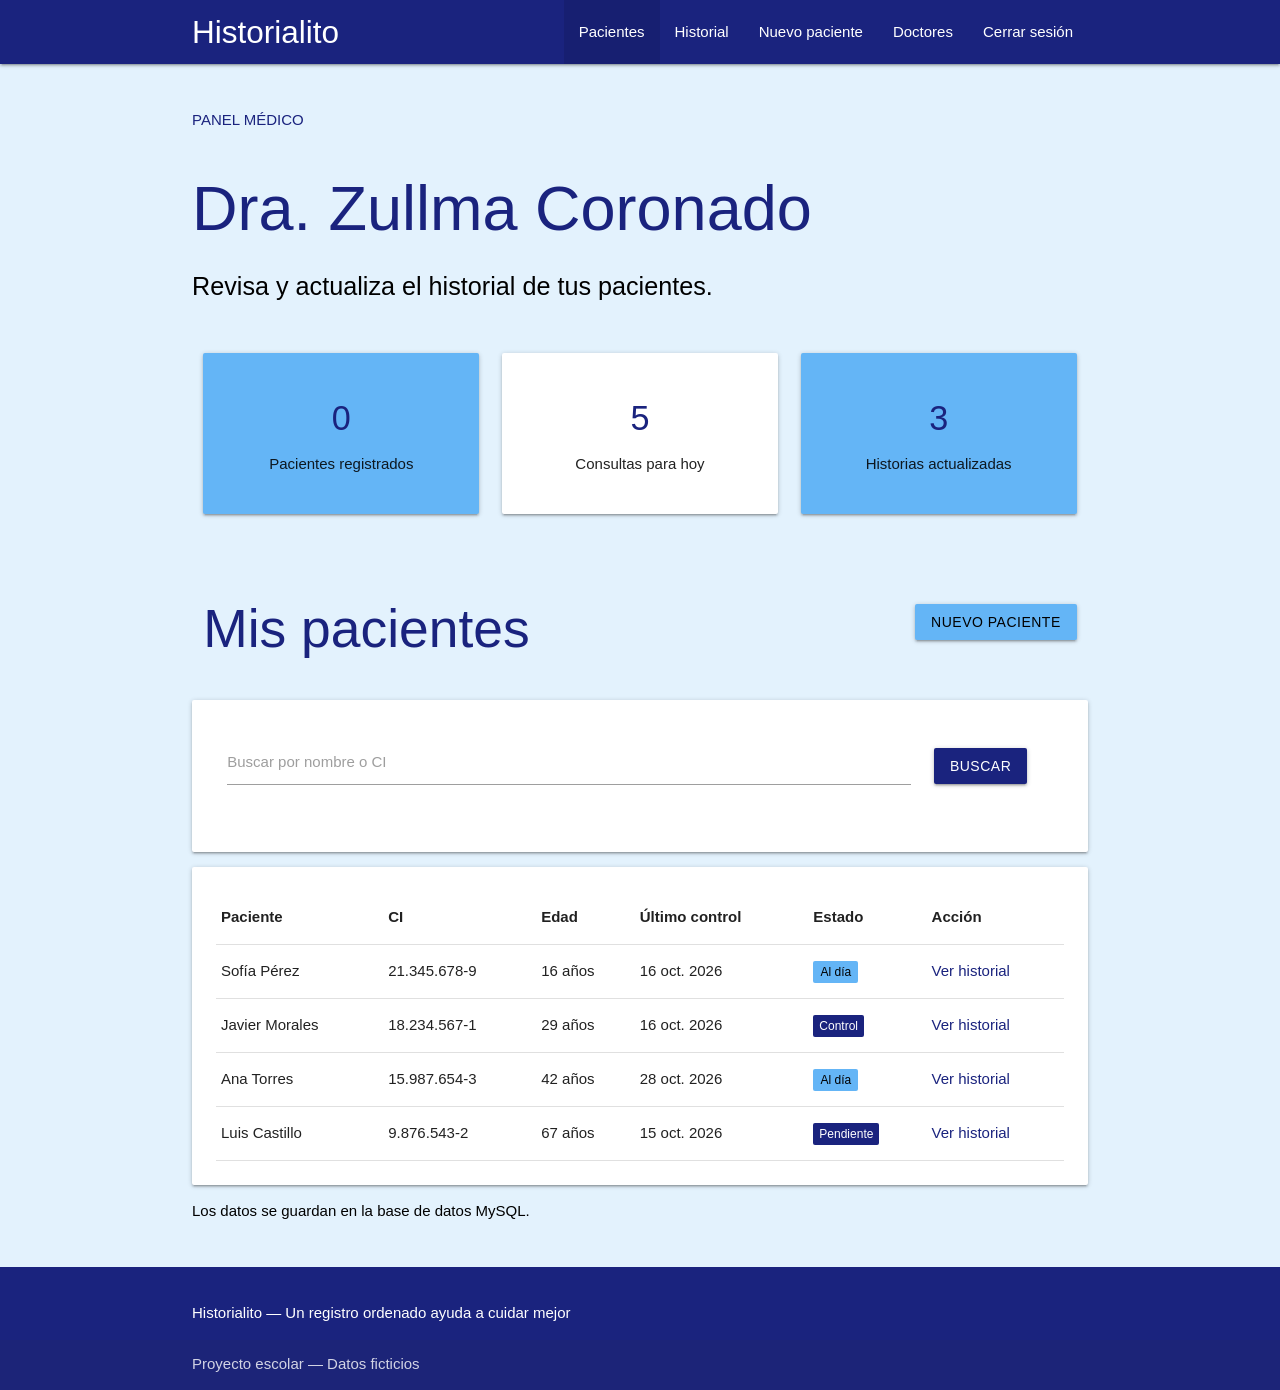
<file: index.html>
<!DOCTYPE html>
<html lang="es">

<head>
    <meta charset="UTF-8">
    <meta name="viewport" content="width=device-width, initial-scale=1.0">
    <meta name="description" content="Panel médico estático para administrar pacientes e historiales clínicos.">
    <title>Historialito | Panel médico</title>
    <link rel="stylesheet" href="css/materialize.css">
</head>

<body class="blue lighten-5">
    <header>
        <nav class="indigo darken-4" aria-label="Navegación principal">
            <div class="nav-wrapper container">
                <a href="index.html" class="brand-logo">Historialito</a>
                <a href="#" data-target="menu-movil" class="sidenav-trigger white-text">Menú</a>
                <ul class="right hide-on-med-and-down">
                    <li class="active"><a href="index.html" aria-current="page">Pacientes</a></li>
                    <li><a href="historial.html">Historial</a></li>
                    <li><a href="registro.html">Nuevo paciente</a></li>
                    <li><a href="doctores.html">Doctores</a></li>
                    <li><a href="#" class="cerrar-sesion">Cerrar sesión</a></li>
                </ul>
            </div>
        </nav>
        <ul class="sidenav white" id="menu-movil">
            <li class="blue lighten-2 center-align">
                <h5 class="indigo-text text-darken-4">Historialito</h5>
            </li>
            <li class="active"><a class="indigo-text text-darken-4" href="index.html">Pacientes</a></li>
            <li><a class="indigo-text text-darken-4" href="historial.html">Historial</a></li>
            <li><a class="indigo-text text-darken-4" href="registro.html">Nuevo paciente</a></li>
            <li><a class="indigo-text text-darken-4" href="doctores.html">Doctores</a></li>
            <li><a class="indigo-text text-darken-4 cerrar-sesion" href="#">Cerrar sesión</a></li>
        </ul>
    </header>

    <main class="container section">
        <section class="section">
            <p class="indigo-text text-darken-4">PANEL MÉDICO</p>
            <h1 class="indigo-text text-darken-4 nombre-doctor">Dra. Zullma Coronado</h1>
            <p class="flow-text black-text">Revisa y actualiza el historial de tus pacientes.</p>
        </section>

        <section class="row" aria-label="Resumen del día">
            <div class="col s12 m4">
                <article class="card-panel blue lighten-2 center-align">
                    <h4 id="total-pacientes" class="indigo-text text-darken-4">0</h4>
                    <p>Pacientes registrados</p>
                </article>
            </div>
            <div class="col s12 m4">
                <article class="card-panel white center-align">
                    <h4 class="indigo-text text-darken-4">5</h4>
                    <p>Consultas para hoy</p>
                </article>
            </div>
            <div class="col s12 m4">
                <article class="card-panel blue lighten-2 center-align">
                    <h4 class="indigo-text text-darken-4">3</h4>
                    <p>Historias actualizadas</p>
                </article>
            </div>
        </section>

        <section class="section" aria-labelledby="pacientes-titulo">
            <div class="row valign-wrapper">
                <div class="col s7 m9">
                    <h2 id="pacientes-titulo" class="indigo-text text-darken-4">Mis pacientes</h2>
                </div>
                <div class="col s5 m3 right-align">
                    <a class="btn blue lighten-2 black-text" href="registro.html">Nuevo paciente</a>
                </div>
            </div>

            <form id="form-buscar" class="card-panel" action="index.html" method="get">
                <div class="row valign-wrapper">
                    <div class="input-field col s8 m10">
                        <input id="buscar" name="buscar" type="search">
                        <label for="buscar">Buscar por nombre o CI</label>
                    </div>
                    <div class="col s4 m2">
                        <button class="btn indigo darken-4 white-text" type="submit">Buscar</button>
                    </div>
                </div>
            </form>

            <div class="card-panel white">
                <table class="highlight responsive-table">
                    <thead>
                        <tr>
                            <th>Paciente</th>
                            <th>CI</th>
                            <th>Edad</th>
                            <th>Último control</th>
                            <th>Estado</th>
                            <th>Acción</th>
                        </tr>
                    </thead>
                    <tbody id="lista-pacientes">
                        <tr>
                            <td><strong>Sofía Pérez</strong></td>
                            <td>21.345.678-9</td>
                            <td>16 años</td>
                            <td>16 oct. 2026</td>
                            <td><span class="new badge blue lighten-2 black-text" data-badge-caption="">Al día</span></td>
                            <td><a class="indigo-text text-darken-4" href="historial.html">Ver historial</a></td>
                        </tr>
                        <tr>
                            <td><strong>Javier Morales</strong></td>
                            <td>18.234.567-1</td>
                            <td>29 años</td>
                            <td>16 oct. 2026</td>
                            <td><span class="new badge indigo darken-4 white-text" data-badge-caption="">Control</span></td>
                            <td><a class="indigo-text text-darken-4" href="historial.html">Ver historial</a></td>
                        </tr>
                        <tr>
                            <td><strong>Ana Torres</strong></td>
                            <td>15.987.654-3</td>
                            <td>42 años</td>
                            <td>28 oct. 2026</td>
                            <td><span class="new badge blue lighten-2 black-text" data-badge-caption="">Al día</span></td>
                            <td><a class="indigo-text text-darken-4" href="historial.html">Ver historial</a></td>
                        </tr>
                        <tr>
                            <td><strong>Luis Castillo</strong></td>
                            <td>9.876.543-2</td>
                            <td>67 años</td>
                            <td>15 oct. 2026</td>
                            <td><span class="new badge indigo darken-4 white-text" data-badge-caption="">Pendiente</span></td>
                            <td><a class="indigo-text text-darken-4" href="historial.html">Ver historial</a></td>
                        </tr>
                    </tbody>
                </table>
            </div>
            <p class="black-text">Los datos se guardan en la base de datos MySQL.</p>
        </section>
    </main>

    <footer class="page-footer indigo darken-4 white-text">
        <div class="container">
            <p>Historialito — Un registro ordenado ayuda a cuidar mejor</p>
        </div>
        <div class="footer-copyright">
            <div class="container">Proyecto escolar — Datos ficticios</div>
        </div>
    </footer>
    <script src="https://cdnjs.cloudflare.com/ajax/libs/materialize/1.0.0/js/materialize.min.js"></script>
    <script src="js/app.js"></script>
</body>

</html>
</file>
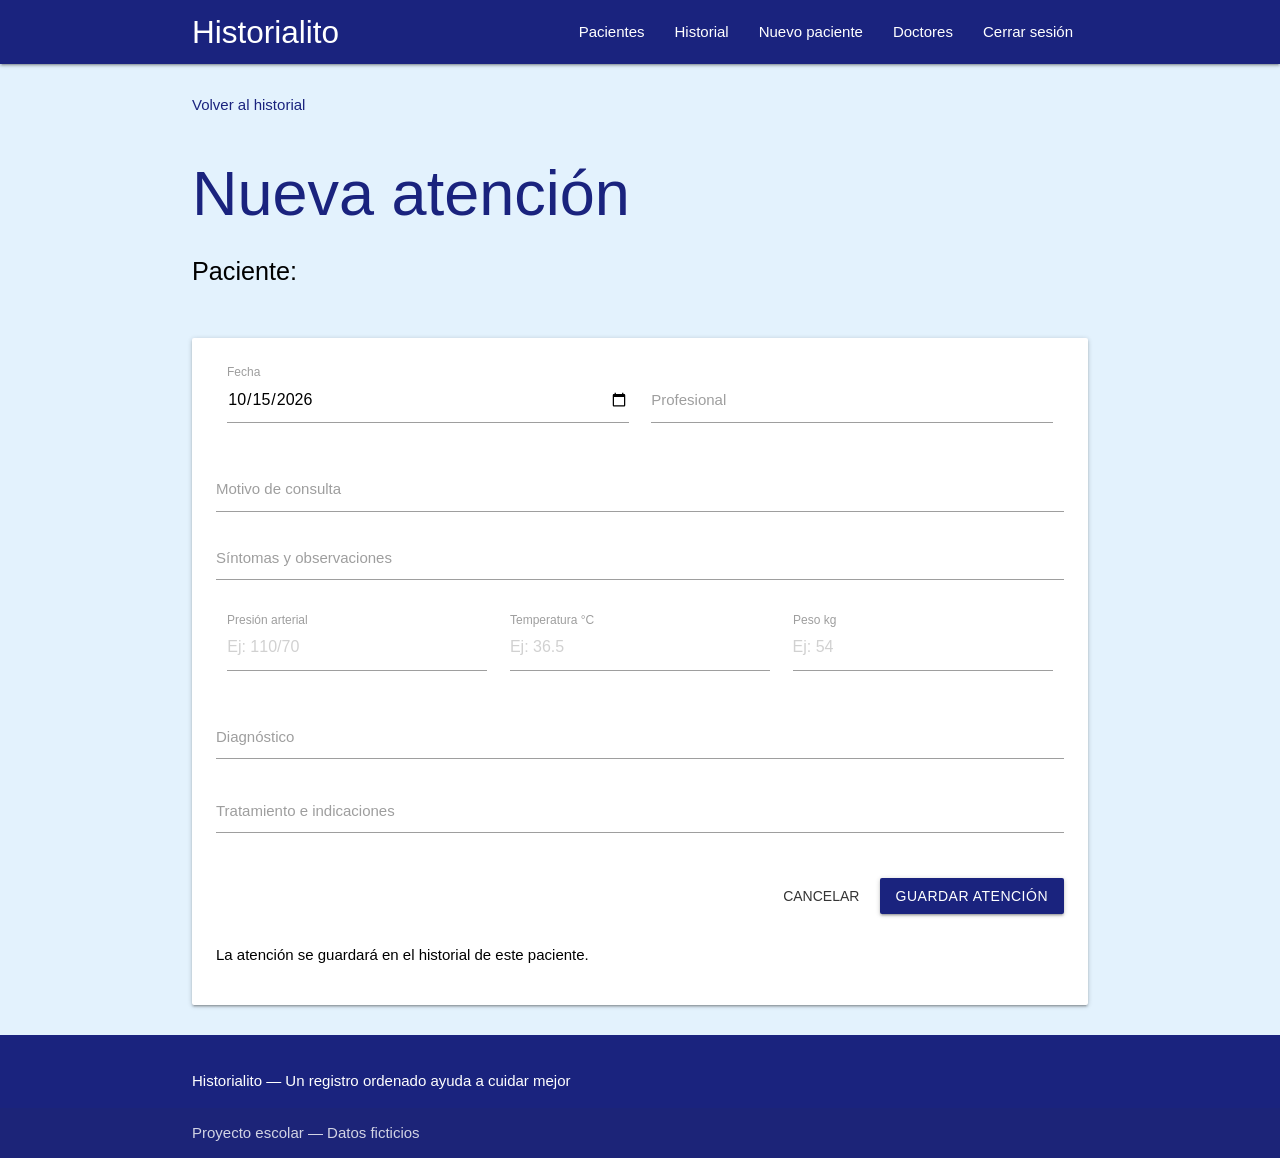
<file: atencion.html>
<!DOCTYPE html>
<html lang="es">

<head>
    <meta charset="UTF-8">
    <meta name="viewport" content="width=device-width, initial-scale=1.0">
    <meta name="description" content="Formulario para agregar una atención al historial de un paciente.">
    <title>Historialito | Nueva atención</title>
    <link rel="stylesheet" href="css/materialize.css">
</head>

<body class="blue lighten-5">
    <header>
        <nav class="indigo darken-4" aria-label="Navegación principal">
            <div class="nav-wrapper container">
                <a href="index.html" class="brand-logo">Historialito</a>
                <a href="#" data-target="menu-movil" class="sidenav-trigger white-text">Menú</a>
                <ul class="right hide-on-med-and-down">
                    <li><a href="index.html">Pacientes</a></li>
                    <li><a href="historial.html">Historial</a></li>
                    <li><a href="registro.html">Nuevo paciente</a></li>
                    <li><a href="doctores.html">Doctores</a></li>
                    <li><a href="#" class="cerrar-sesion">Cerrar sesión</a></li>
                </ul>
            </div>
        </nav>
        <ul class="sidenav white" id="menu-movil">
            <li class="blue lighten-2 center-align">
                <h5 class="indigo-text text-darken-4">Historialito</h5>
            </li>
            <li><a class="indigo-text text-darken-4" href="index.html">Pacientes</a></li>
            <li><a class="indigo-text text-darken-4" href="historial.html">Historial</a></li>
            <li><a class="indigo-text text-darken-4" href="registro.html">Nuevo paciente</a></li>
            <li><a class="indigo-text text-darken-4" href="doctores.html">Doctores</a></li>
            <li><a class="indigo-text text-darken-4 cerrar-sesion" href="#">Cerrar sesión</a></li>
        </ul>
    </header>

    <main class="container section">
        <div class="section">
            <a id="volver-historial" class="indigo-text text-darken-4" href="historial.html">Volver al historial</a>
            <h1 class="indigo-text text-darken-4">Nueva atención</h1>
            <p class="flow-text black-text">Paciente: <strong id="paciente-atencion"></strong></p>
        </div>

        <form id="form-atencion" class="card-panel white">
            <div class="row">
                <div class="input-field col s12 m6">
                    <input id="fecha" name="fecha" type="date" value="2026-10-15" required>
                    <label class="active" for="fecha">Fecha</label>
                </div>
                <div class="input-field col s12 m6">
                    <input id="profesional" name="profesional" type="text" readonly>
                    <label class="active" for="profesional">Profesional</label>
                </div>
            </div>
            <div class="input-field">
                <input id="motivo" name="motivo" type="text" required>
                <label for="motivo">Motivo de consulta</label>
            </div>
            <div class="input-field">
                <textarea id="sintomas" name="sintomas" class="materialize-textarea"></textarea>
                <label for="sintomas">Síntomas y observaciones</label>
            </div>
            <div class="row">
                <div class="input-field col s12 m4">
                    <input id="presion" name="presion" type="text" placeholder="Ej: 110/70">
                    <label class="active" for="presion">Presión arterial</label>
                </div>
                <div class="input-field col s12 m4">
                    <input id="temperatura" name="temperatura" type="number" step="0.1" placeholder="Ej: 36.5">
                    <label class="active" for="temperatura">Temperatura °C</label>
                </div>
                <div class="input-field col s12 m4">
                    <input id="peso" name="peso" type="number" step="0.1" placeholder="Ej: 54">
                    <label class="active" for="peso">Peso kg</label>
                </div>
            </div>
            <div class="input-field">
                <textarea id="diagnostico" name="diagnostico" class="materialize-textarea"></textarea>
                <label for="diagnostico">Diagnóstico</label>
            </div>
            <div class="input-field">
                <textarea id="indicaciones" name="indicaciones" class="materialize-textarea"></textarea>
                <label for="indicaciones">Tratamiento e indicaciones</label>
            </div>
            <div class="section right-align">
                <a id="cancelar-atencion" class="btn-flat" href="historial.html">Cancelar</a>
                <button class="btn indigo darken-4 white-text" type="submit">Guardar atención</button>
            </div>
            <p class="black-text">La atención se guardará en el historial de este paciente.</p>
        </form>
    </main>

    <footer class="page-footer indigo darken-4 white-text">
        <div class="container">
            <p>Historialito — Un registro ordenado ayuda a cuidar mejor</p>
        </div>
        <div class="footer-copyright">
            <div class="container">Proyecto escolar — Datos ficticios</div>
        </div>
    </footer>
    <script src="https://cdnjs.cloudflare.com/ajax/libs/materialize/1.0.0/js/materialize.min.js"></script>
    <script src="js/app.js"></script>
</body>

</html>
</file>
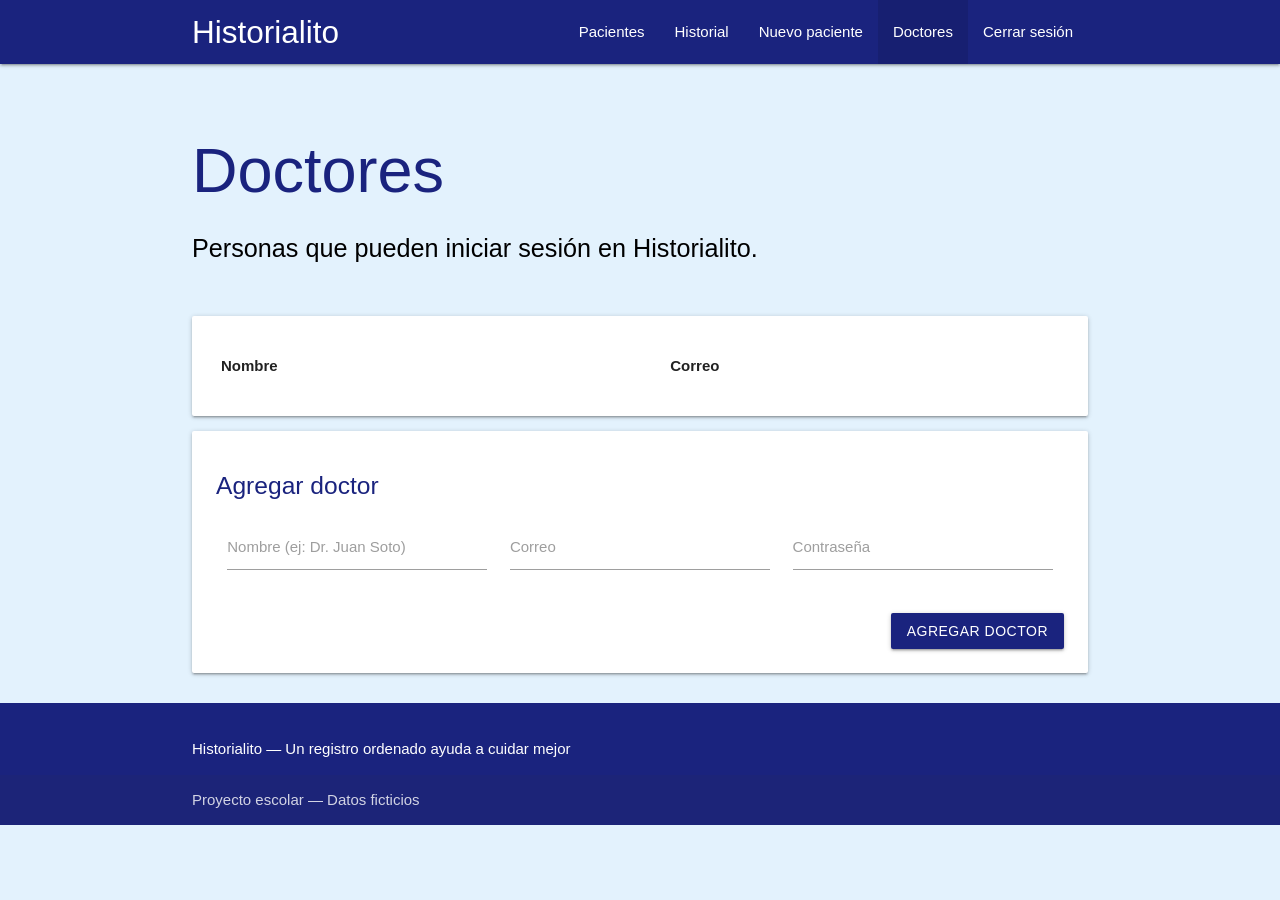
<file: doctores.html>
<!DOCTYPE html>
<html lang="es">

<head>
    <meta charset="UTF-8">
    <meta name="viewport" content="width=device-width, initial-scale=1.0">
    <meta name="description" content="Lista de doctores y formulario para agregar uno nuevo.">
    <title>Historialito | Doctores</title>
    <link rel="stylesheet" href="css/materialize.css">
</head>

<body class="blue lighten-5">
    <header>
        <nav class="indigo darken-4" aria-label="Navegación principal">
            <div class="nav-wrapper container">
                <a href="index.html" class="brand-logo">Historialito</a>
                <a href="#" data-target="menu-movil" class="sidenav-trigger white-text">Menú</a>
                <ul class="right hide-on-med-and-down">
                    <li><a href="index.html">Pacientes</a></li>
                    <li><a href="historial.html">Historial</a></li>
                    <li><a href="registro.html">Nuevo paciente</a></li>
                    <li class="active"><a href="doctores.html" aria-current="page">Doctores</a></li>
                    <li><a href="#" class="cerrar-sesion">Cerrar sesión</a></li>
                </ul>
            </div>
        </nav>
        <ul class="sidenav white" id="menu-movil">
            <li class="blue lighten-2 center-align">
                <h5 class="indigo-text text-darken-4">Historialito</h5>
            </li>
            <li><a class="indigo-text text-darken-4" href="index.html">Pacientes</a></li>
            <li><a class="indigo-text text-darken-4" href="historial.html">Historial</a></li>
            <li><a class="indigo-text text-darken-4" href="registro.html">Nuevo paciente</a></li>
            <li class="active"><a class="indigo-text text-darken-4" href="doctores.html">Doctores</a></li>
            <li><a class="indigo-text text-darken-4 cerrar-sesion" href="#">Cerrar sesión</a></li>
        </ul>
    </header>

    <main class="container section">
        <div class="section">
            <h1 class="indigo-text text-darken-4">Doctores</h1>
            <p class="flow-text black-text">Personas que pueden iniciar sesión en Historialito.</p>
        </div>

        <div class="card-panel white">
            <table class="striped">
                <thead>
                    <tr>
                        <th>Nombre</th>
                        <th>Correo</th>
                    </tr>
                </thead>
                <tbody id="lista-doctores"></tbody>
            </table>
        </div>

        <form id="form-doctor" class="card-panel white">
            <h5 class="indigo-text text-darken-4">Agregar doctor</h5>
            <div class="row">
                <div class="input-field col s12 m4">
                    <input id="nombre-nuevo" name="nombre" type="text" required>
                    <label for="nombre-nuevo">Nombre (ej: Dr. Juan Soto)</label>
                </div>
                <div class="input-field col s12 m4">
                    <input id="correo-nuevo" name="correo" type="email" required>
                    <label for="correo-nuevo">Correo</label>
                </div>
                <div class="input-field col s12 m4">
                    <input id="clave-nueva" name="clave" type="password" required>
                    <label for="clave-nueva">Contraseña</label>
                </div>
            </div>
            <div class="right-align">
                <button class="btn indigo darken-4 white-text" type="submit">Agregar doctor</button>
            </div>
        </form>
    </main>

    <footer class="page-footer indigo darken-4 white-text">
        <div class="container">
            <p>Historialito — Un registro ordenado ayuda a cuidar mejor</p>
        </div>
        <div class="footer-copyright">
            <div class="container">Proyecto escolar — Datos ficticios</div>
        </div>
    </footer>
    <script src="https://cdnjs.cloudflare.com/ajax/libs/materialize/1.0.0/js/materialize.min.js"></script>
    <script src="js/app.js"></script>
</body>

</html>
</file>
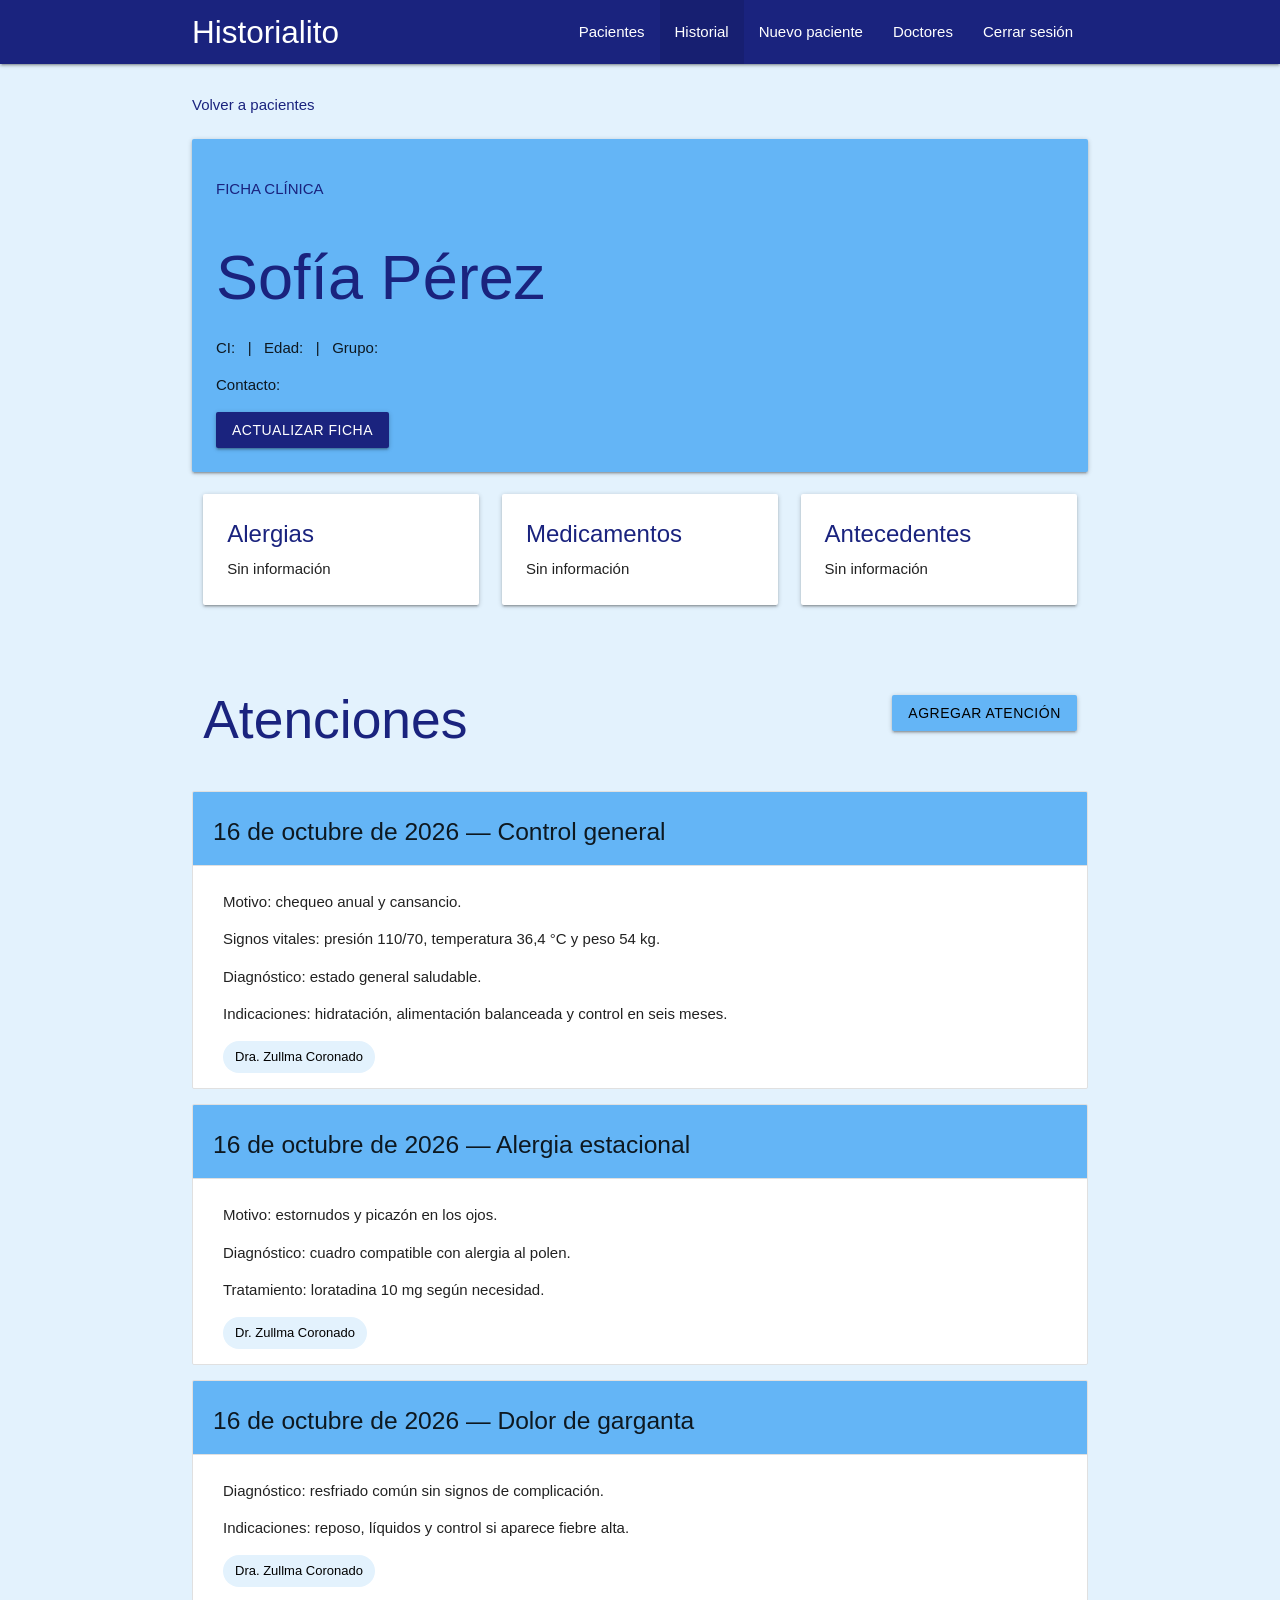
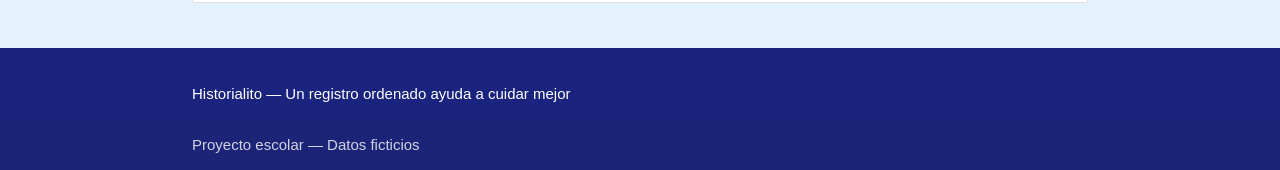
<file: historial.html>
<!DOCTYPE html>
<html lang="es">

<head>
    <meta charset="UTF-8">
    <meta name="viewport" content="width=device-width, initial-scale=1.0">
    <meta name="description" content="Ficha e historial clínico ficticio de una paciente.">
    <title>Historialito | Ficha clínica</title>
    <link rel="stylesheet" href="css/materialize.css">
</head>

<body class="blue lighten-5">
    <header>
        <nav class="indigo darken-4" aria-label="Navegación principal">
            <div class="nav-wrapper container">
                <a href="index.html" class="brand-logo">Historialito</a>
                <a href="#" data-target="menu-movil" class="sidenav-trigger white-text">Menú</a>
                <ul class="right hide-on-med-and-down">
                    <li><a href="index.html">Pacientes</a></li>
                    <li class="active"><a href="historial.html" aria-current="page">Historial</a></li>
                    <li><a href="registro.html">Nuevo paciente</a></li>
                    <li><a href="doctores.html">Doctores</a></li>
                    <li><a href="#" class="cerrar-sesion">Cerrar sesión</a></li>
                </ul>
            </div>
        </nav>
        <ul class="sidenav white" id="menu-movil">
            <li class="blue lighten-2 center-align">
                <h5 class="indigo-text text-darken-4">Historialito</h5>
            </li>
            <li><a class="indigo-text text-darken-4" href="index.html">Pacientes</a></li>
            <li class="active"><a class="indigo-text text-darken-4" href="historial.html">Historial</a></li>
            <li><a class="indigo-text text-darken-4" href="registro.html">Nuevo paciente</a></li>
            <li><a class="indigo-text text-darken-4" href="doctores.html">Doctores</a></li>
            <li><a class="indigo-text text-darken-4 cerrar-sesion" href="#">Cerrar sesión</a></li>
        </ul>
    </header>

    <main class="container section">
        <div class="section">
            <a class="indigo-text text-darken-4" href="index.html">Volver a pacientes</a>
        </div>

        <section class="card-panel blue lighten-2" aria-labelledby="nombre-paciente">
            <p id="numero-ficha" class="indigo-text text-darken-4">FICHA CLÍNICA</p>
            <h1 id="nombre-paciente" class="indigo-text text-darken-4">Sofía Pérez</h1>
            <p><strong>CI:</strong> <span id="rut-paciente"></span> &nbsp; | &nbsp; <strong>Edad:</strong> <span id="edad-paciente"></span> &nbsp; | &nbsp; <strong>Grupo:</strong> <span id="grupo-paciente"></span></p>
            <p><strong>Contacto:</strong> <span id="telefono-paciente"></span></p>
            <a id="actualizar-paciente" class="btn indigo darken-4 white-text" href="registro.html">Actualizar ficha</a>
        </section>

        <section class="row" aria-label="Información médica importante">
            <div class="col s12 m4">
                <article class="card">
                    <div class="card-content">
                        <span class="card-title indigo-text text-darken-4">Alergias</span>
                        <p id="alergias-paciente">Sin información</p>
                    </div>
                </article>
            </div>
            <div class="col s12 m4">
                <article class="card">
                    <div class="card-content">
                        <span class="card-title indigo-text text-darken-4">Medicamentos</span>
                        <p id="medicamentos-paciente">Sin información</p>
                    </div>
                </article>
            </div>
            <div class="col s12 m4">
                <article class="card">
                    <div class="card-content">
                        <span class="card-title indigo-text text-darken-4">Antecedentes</span>
                        <p id="antecedentes-paciente">Sin información</p>
                    </div>
                </article>
            </div>
        </section>

        <section class="section" aria-labelledby="atenciones-titulo">
            <div class="row valign-wrapper">
                <div class="col s7 m9">
                    <h2 id="atenciones-titulo" class="indigo-text text-darken-4">Atenciones</h2>
                </div>
                <div class="col s5 m3 right-align">
                    <a id="agregar-atencion" class="btn blue lighten-2 black-text" href="atencion.html">Agregar atención</a>
                </div>
            </div>

            <div id="lista-atenciones">
                <ul class="collection with-header">
                    <li class="collection-header blue lighten-2">
                        <h5>16 de octubre de 2026 — Control general</h5>
                    </li>
                    <li class="collection-item">
                        <p><strong>Motivo:</strong> chequeo anual y cansancio.</p>
                        <p><strong>Signos vitales:</strong> presión 110/70, temperatura 36,4 °C y peso 54 kg.</p>
                        <p><strong>Diagnóstico:</strong> estado general saludable.</p>
                        <p><strong>Indicaciones:</strong> hidratación, alimentación balanceada y control en seis meses.</p>
                        <div class="chip blue lighten-5 black-text">Dra. Zullma Coronado</div>
                    </li>
                </ul>

                <ul class="collection with-header">
                    <li class="collection-header blue lighten-2">
                        <h5>16 de octubre de 2026 — Alergia estacional</h5>
                    </li>
                    <li class="collection-item">
                        <p><strong>Motivo:</strong> estornudos y picazón en los ojos.</p>
                        <p><strong>Diagnóstico:</strong> cuadro compatible con alergia al polen.</p>
                        <p><strong>Tratamiento:</strong> loratadina 10 mg según necesidad.</p>
                        <div class="chip blue lighten-5 black-text">Dr. Zullma Coronado</div>
                    </li>
                </ul>

                <ul class="collection with-header">
                    <li class="collection-header blue lighten-2">
                        <h5>16 de octubre de 2026 — Dolor de garganta</h5>
                    </li>
                    <li class="collection-item">
                        <p><strong>Diagnóstico:</strong> resfriado común sin signos de complicación.</p>
                        <p><strong>Indicaciones:</strong> reposo, líquidos y control si aparece fiebre alta.</p>
                        <div class="chip blue lighten-5 black-text">Dra. Zullma Coronado</div>
                    </li>
                </ul>
            </div>
        </section>
    </main>

    <footer class="page-footer indigo darken-4 white-text">
        <div class="container">
            <p>Historialito — Un registro ordenado ayuda a cuidar mejor</p>
        </div>
        <div class="footer-copyright">
            <div class="container">Proyecto escolar — Datos ficticios</div>
        </div>
    </footer>
    <script src="https://cdnjs.cloudflare.com/ajax/libs/materialize/1.0.0/js/materialize.min.js"></script>
    <script src="js/app.js"></script>
</body>

</html>
</file>
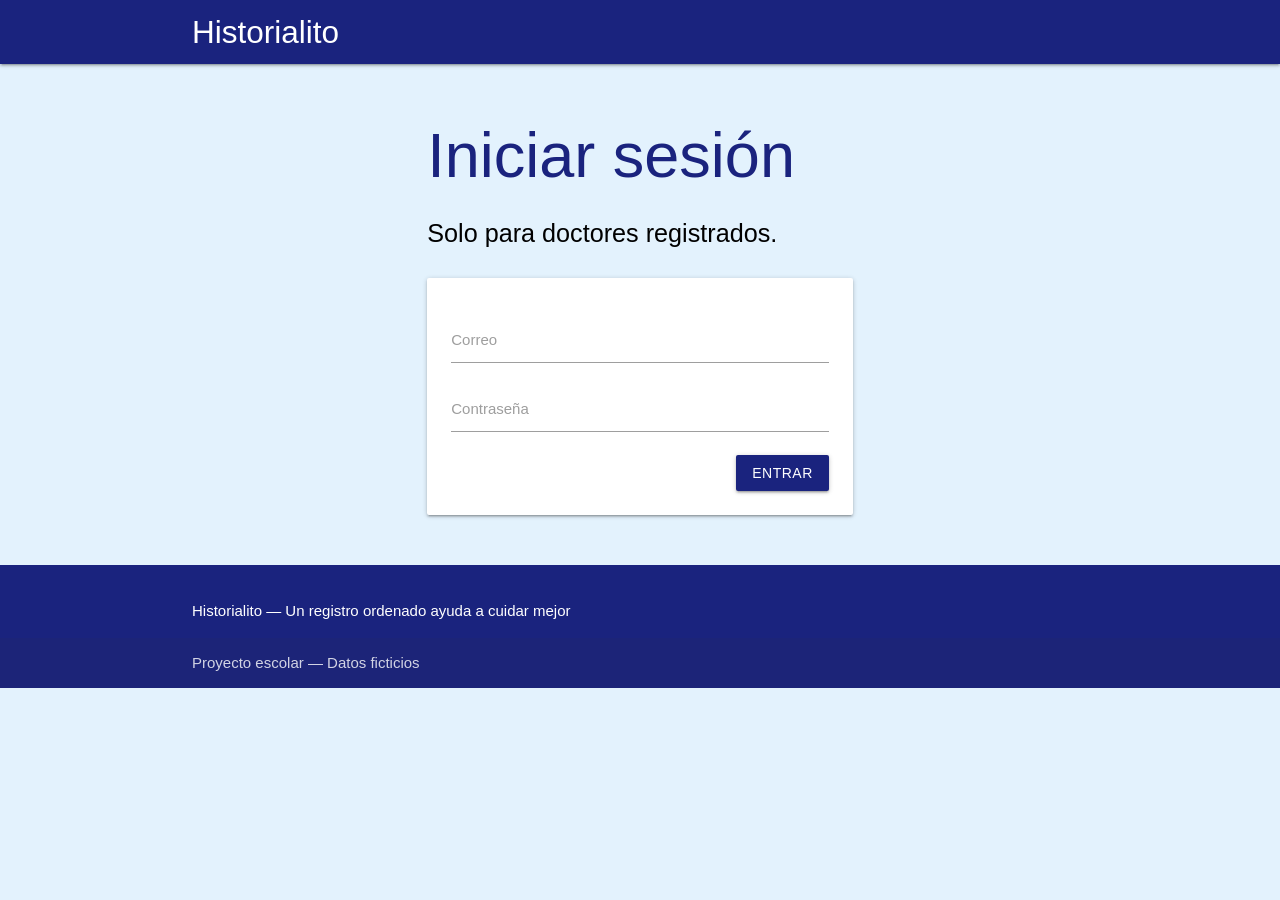
<file: login.html>
<!DOCTYPE html>
<html lang="es">

<head>
    <meta charset="UTF-8">
    <meta name="viewport" content="width=device-width, initial-scale=1.0">
    <meta name="description" content="Inicio de sesión para doctores.">
    <title>Historialito | Iniciar sesión</title>
    <link rel="stylesheet" href="css/materialize.css">
</head>

<body class="blue lighten-5">
    <header>
        <nav class="indigo darken-4" aria-label="Navegación principal">
            <div class="nav-wrapper container">
                <a href="login.html" class="brand-logo">Historialito</a>
            </div>
        </nav>
    </header>

    <main class="container section">
        <div class="row">
            <div class="col s12 m8 offset-m2 l6 offset-l3">
                <h1 class="indigo-text text-darken-4">Iniciar sesión</h1>
                <p class="flow-text black-text">Solo para doctores registrados.</p>

                <form id="form-login" class="card-panel white">
                    <div class="input-field">
                        <input id="correo" name="correo" type="email" required>
                        <label for="correo">Correo</label>
                    </div>
                    <div class="input-field">
                        <input id="clave" name="clave" type="password" required>
                        <label for="clave">Contraseña</label>
                    </div>
                    <p id="error-login" class="red-text"></p>
                    <div class="right-align">
                        <button class="btn indigo darken-4 white-text" type="submit">Entrar</button>
                    </div>
                </form>
            </div>
        </div>
    </main>

    <footer class="page-footer indigo darken-4 white-text">
        <div class="container">
            <p>Historialito — Un registro ordenado ayuda a cuidar mejor</p>
        </div>
        <div class="footer-copyright">
            <div class="container">Proyecto escolar — Datos ficticios</div>
        </div>
    </footer>
    <script src="https://cdnjs.cloudflare.com/ajax/libs/materialize/1.0.0/js/materialize.min.js"></script>
    <script src="js/app.js"></script>
</body>

</html>
</file>
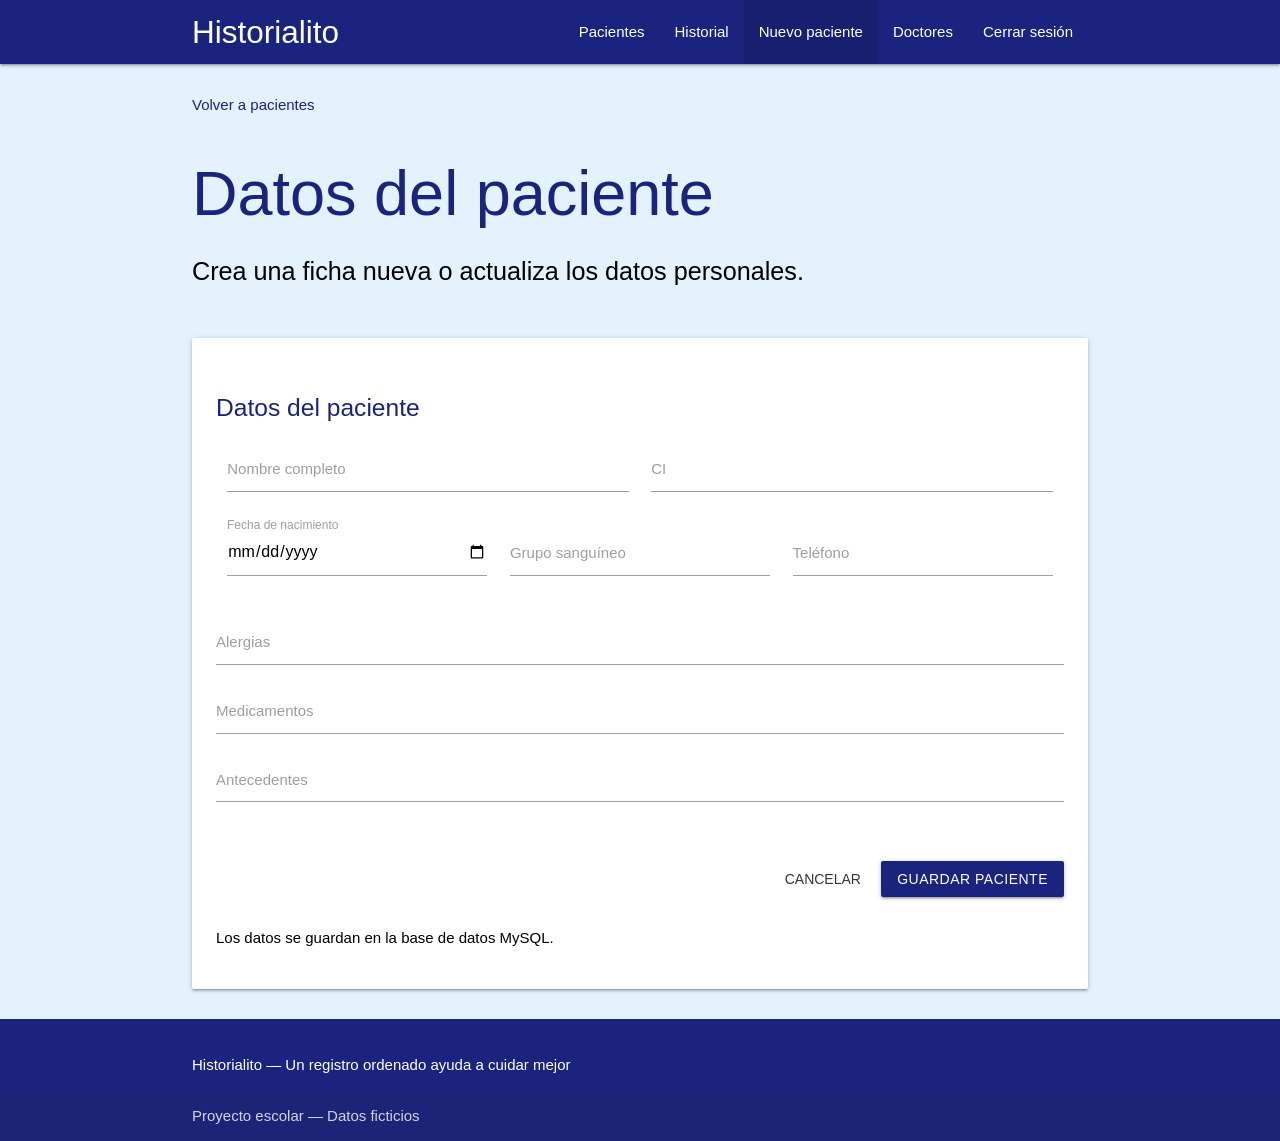
<file: registro.html>
<!DOCTYPE html>
<html lang="es">

<head>
    <meta charset="UTF-8">
    <meta name="viewport" content="width=device-width, initial-scale=1.0">
    <meta name="description" content="Formulario para crear o actualizar un paciente.">
    <title>Historialito | Paciente</title>
    <link rel="stylesheet" href="css/materialize.css">
</head>

<body class="blue lighten-5">
    <header>
        <nav class="indigo darken-4" aria-label="Navegación principal">
            <div class="nav-wrapper container">
                <a href="index.html" class="brand-logo">Historialito</a>
                <a href="#" data-target="menu-movil" class="sidenav-trigger white-text">Menú</a>
                <ul class="right hide-on-med-and-down">
                    <li><a href="index.html">Pacientes</a></li>
                    <li><a href="historial.html">Historial</a></li>
                    <li class="active"><a href="registro.html" aria-current="page">Nuevo paciente</a></li>
                    <li><a href="doctores.html">Doctores</a></li>
                    <li><a href="#" class="cerrar-sesion">Cerrar sesión</a></li>
                </ul>
            </div>
        </nav>
        <ul class="sidenav white" id="menu-movil">
            <li class="blue lighten-2 center-align">
                <h5 class="indigo-text text-darken-4">Historialito</h5>
            </li>
            <li><a class="indigo-text text-darken-4" href="index.html">Pacientes</a></li>
            <li><a class="indigo-text text-darken-4" href="historial.html">Historial</a></li>
            <li class="active"><a class="indigo-text text-darken-4" href="registro.html">Nuevo paciente</a></li>
            <li><a class="indigo-text text-darken-4" href="doctores.html">Doctores</a></li>
            <li><a class="indigo-text text-darken-4 cerrar-sesion" href="#">Cerrar sesión</a></li>
        </ul>
    </header>

    <main class="container section">
        <div class="section">
            <a class="indigo-text text-darken-4" href="index.html">Volver a pacientes</a>
            <h1 class="indigo-text text-darken-4">Datos del paciente</h1>
            <p class="flow-text black-text">Crea una ficha nueva o actualiza los datos personales.</p>
        </div>

        <form id="form-paciente" class="card-panel white">
            <section class="section">
                <h5 class="indigo-text text-darken-4">Datos del paciente</h5>
                <div class="row">
                    <div class="input-field col s12 m6">
                        <input id="paciente" name="paciente" type="text" required>
                        <label class="active" for="paciente">Nombre completo</label>
                    </div>
                    <div class="input-field col s12 m6">
                        <input id="rut" name="rut" type="text" required>
                        <label class="active" for="rut">CI</label>
                    </div>
                    <div class="input-field col s12 m4">
                        <input id="nacimiento" name="nacimiento" type="date" required>
                        <label class="active" for="nacimiento">Fecha de nacimiento</label>
                    </div>
                    <div class="input-field col s12 m4">
                        <input id="grupo" name="grupo" type="text">
                        <label class="active" for="grupo">Grupo sanguíneo</label>
                    </div>
                    <div class="input-field col s12 m4">
                        <input id="telefono" name="telefono" type="tel">
                        <label class="active" for="telefono">Teléfono</label>
                    </div>
                </div>
                <div class="input-field">
                    <input id="alergias" name="alergias" type="text">
                    <label for="alergias">Alergias</label>
                </div>
                <div class="input-field">
                    <input id="medicamentos" name="medicamentos" type="text">
                    <label for="medicamentos">Medicamentos</label>
                </div>
                <div class="input-field">
                    <textarea id="antecedentes" name="antecedentes" class="materialize-textarea"></textarea>
                    <label for="antecedentes">Antecedentes</label>
                </div>
            </section>

            <div class="section right-align">
                <a id="cancelar-paciente" class="btn-flat" href="index.html">Cancelar</a>
                <button class="btn indigo darken-4 white-text" type="submit">Guardar paciente</button>
            </div>
            <p class="black-text">Los datos se guardan en la base de datos MySQL.</p>
        </form>
    </main>

    <footer class="page-footer indigo darken-4 white-text">
        <div class="container">
            <p>Historialito — Un registro ordenado ayuda a cuidar mejor</p>
        </div>
        <div class="footer-copyright">
            <div class="container">Proyecto escolar — Datos ficticios</div>
        </div>
    </footer>
    <script src="https://cdnjs.cloudflare.com/ajax/libs/materialize/1.0.0/js/materialize.min.js"></script>
    <script src="js/app.js"></script>
</body>

</html>
</file>
